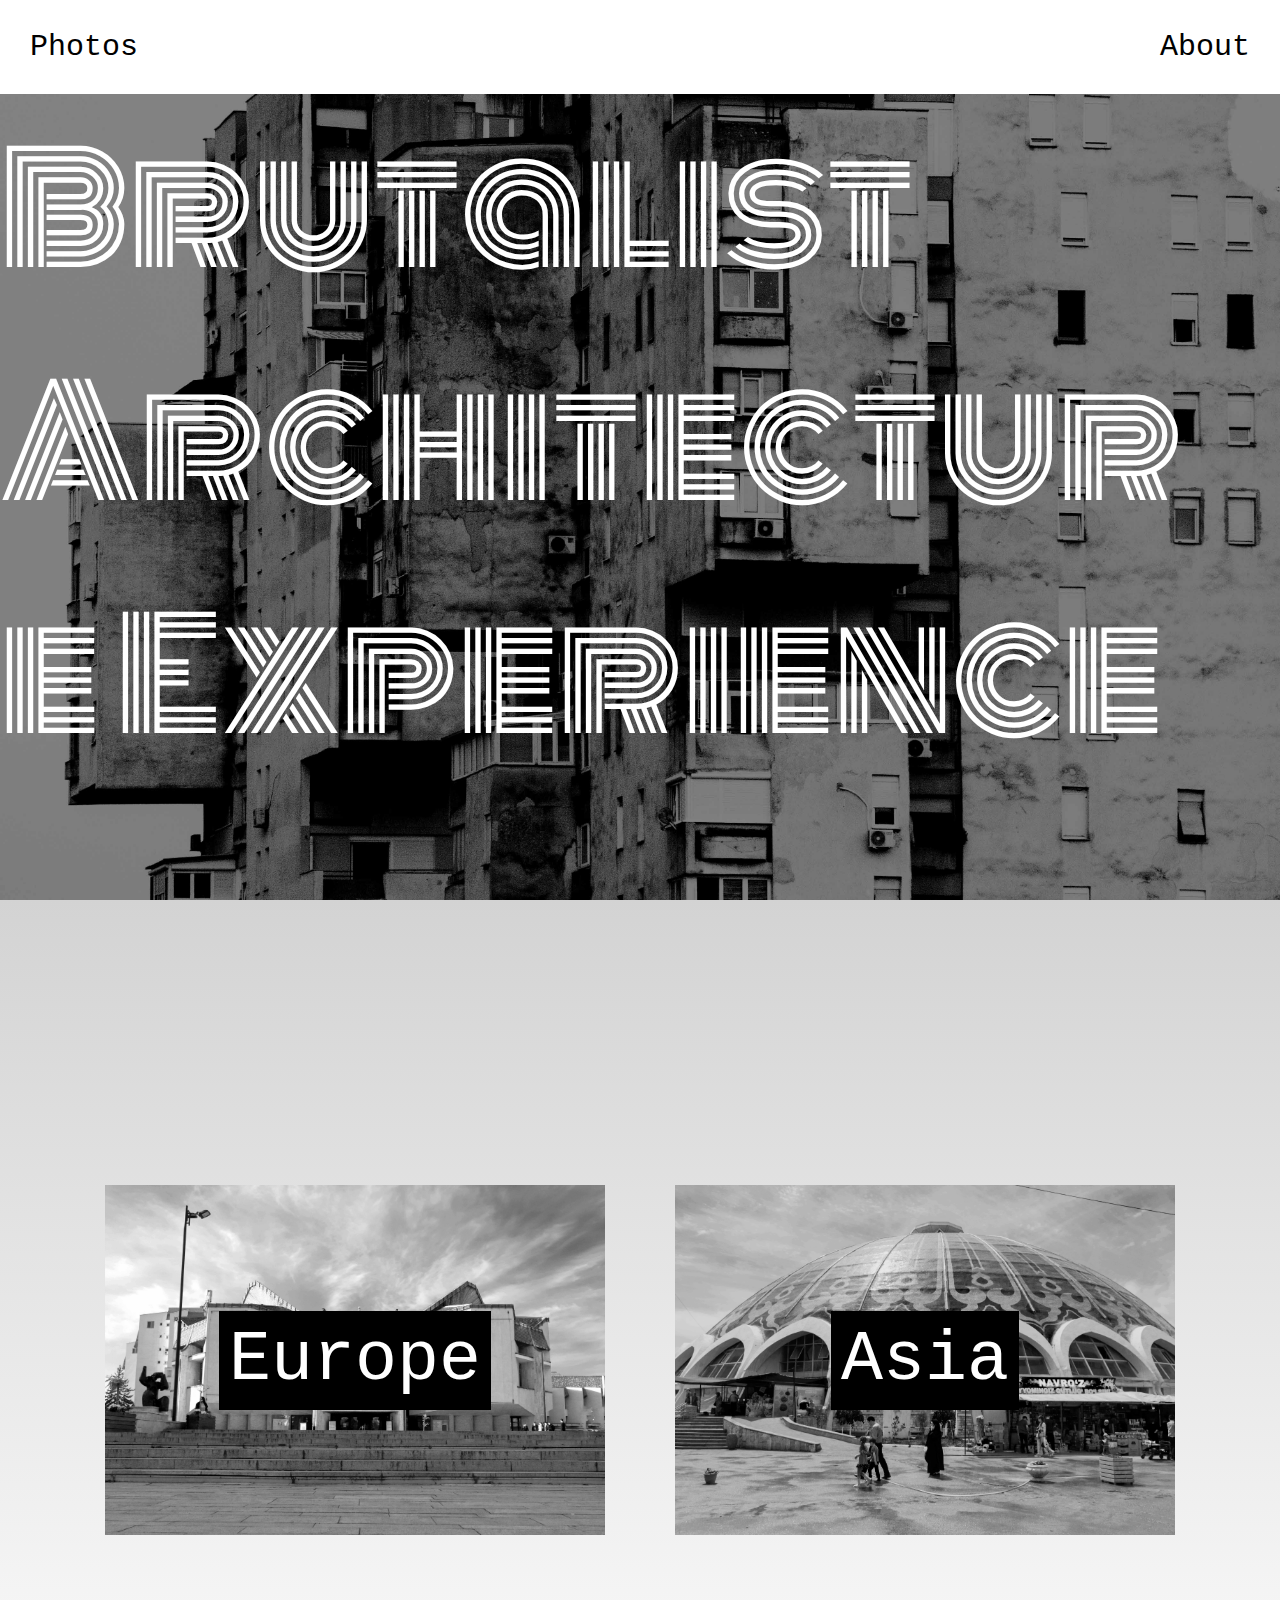
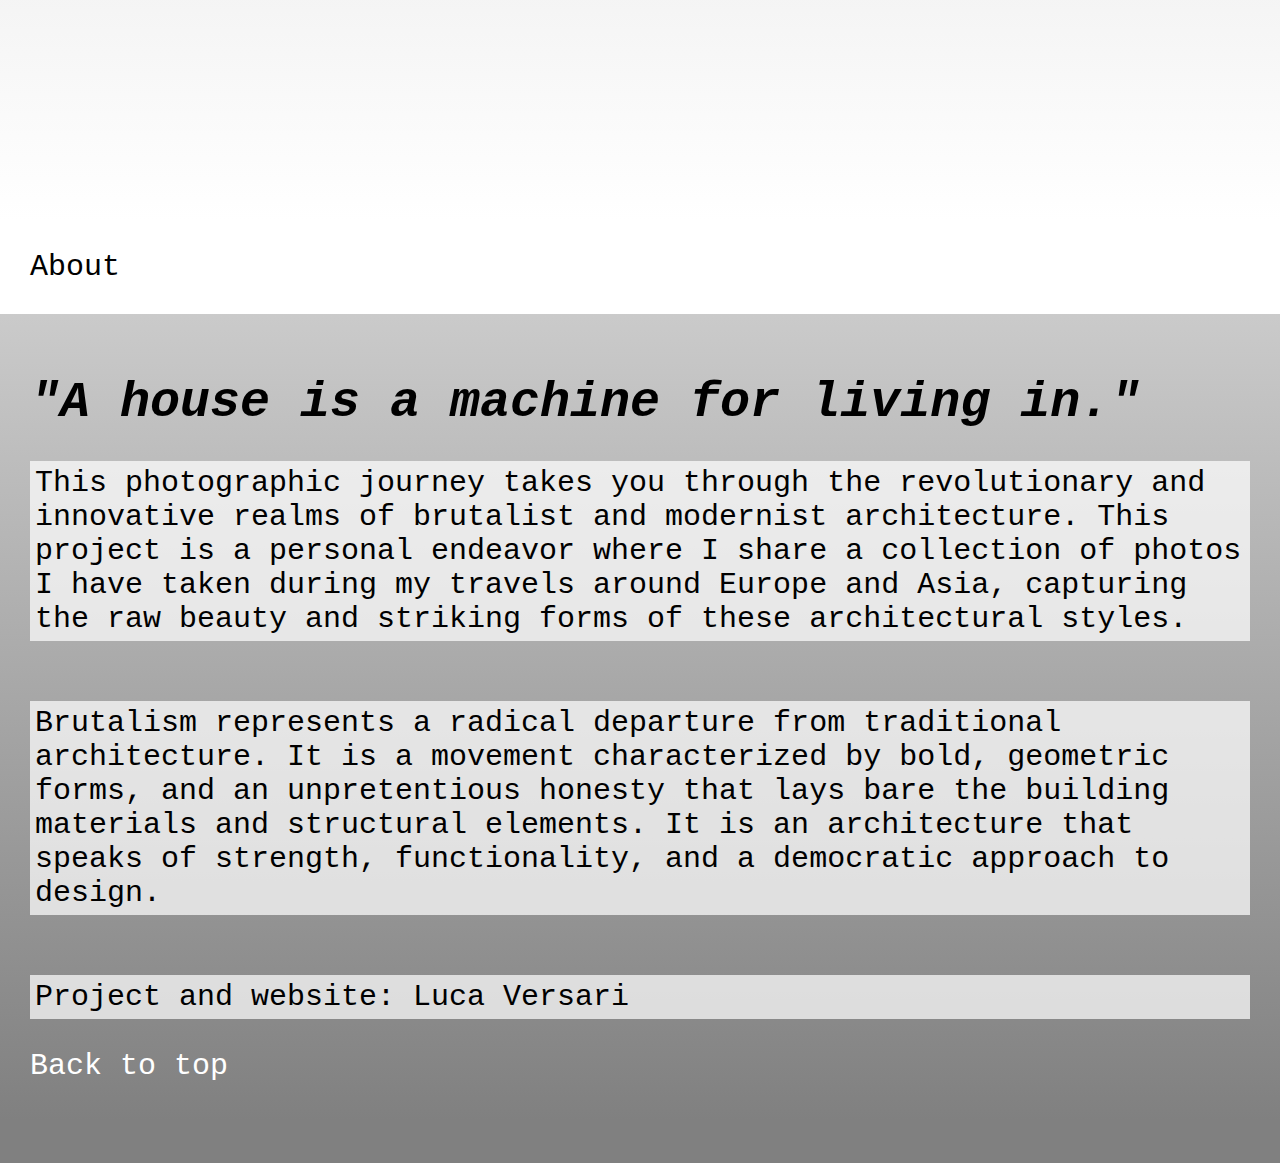
<file: index.html>
<!DOCTYPE html>
<html lang="en">
<head>
    <meta charset="UTF-8">
    <meta name="viewport" content="width=device-width, initial-scale=1.0">
    <link rel="stylesheet" href="style.css">
    <title>Brutalism</title>
    <link rel="icon" type="image/png" href="images/brutalist.png"/>
</head>
<body>
    <div class="hero">
        <header>
            <a href="#photos" style="text-decoration: none; color: black">Photos</a>
            <a href="#about" style="text-decoration: none; color: black">About</a>
        </header>
        <h1>Brutalist Architecture Experience</h1>
    </div>
    <a name="photos"></a>
    <div class="cardsContainer">
        <div class="europeCard">
            <div><a href="https://lukic-00.github.io/brutalist-architecture-experience/pages/europe" class="cardDescription">Europe</a></div>
        </div>
        <div class="asiaCard">
            <div><a href="https://lukic-00.github.io/brutalist-architecture-experience/pages/asia" class="cardDescription">Asia</a></div>
        </div>
    </div>
    <div class="aboutContainer">
        <h3 class="aboutHeader"><a name="about">About</a></h3>
        <div class="aboutContent">
            <div class="quote">"A house is a machine for living in."</div>
            <p class="para">This photographic journey takes you through the revolutionary and innovative realms of brutalist and modernist architecture. 
            This project is a personal endeavor where I share a collection of photos I have taken during my travels around Europe and Asia, capturing the raw beauty and striking forms of these architectural styles. </p>
            <p class="para">Brutalism represents a radical departure from traditional architecture. It is a movement characterized by bold, geometric forms, and an unpretentious honesty that lays bare the building materials and structural elements. 
            It is an architecture that speaks of strength, functionality, and a democratic approach to design.</p>
            <p class="para">Project and website: Luca Versari</p>
            <p class="backToTop"><a href="#top" style="text-decoration: none; color: white">Back to top</a></p>
        </div>
    </div>
    
</body>
</html>
</file>
<file: style.css>
@import url('https://fonts.googleapis.com/css2?family=Monoton&display=swap');

body, html {
    height: 100%;
    margin: 0;
    font-family: "Rubik Mono One", monospace;
    background-color: grey;
    scroll-behavior: smooth;

  }

.hero {
    height: 100%; 
    background-image: url(images/IMG_4274-hero.jpg);
    background-position: center;
    background-repeat: no-repeat;
    background-size: cover;
}

header {
    background-color: white;
    display: flex;
    justify-content: space-between;
    align-items: center;
    padding: 30px;
    font-size: 30px;
    flex-wrap: wrap;
}

.headerLinks {
    display: flex;
    justify-content: space-between;
    gap: 50px;
    flex-wrap: wrap;
}

h1 {
    font-size: 150px;
    word-wrap: break-word;
    font-family: "Monoton", sans-serif;
    font-weight: 300;
    font-style: normal;
    margin: 0;
    color: white;
}

.cardsContainer {
    background-image: linear-gradient(lightgrey, white);
    height: 100%; 
    display: flex;
    justify-content: center;
    gap: 70px;
    padding: 10px;
    align-items: center;
    flex-wrap: wrap;
}

.europeCard {
    background-image: url(images/IMG_3269.jpg);
    background-position: center;
    background-repeat: no-repeat;
    background-size: cover;
    display: flex;
    flex-basis: 500px;
    height: 350px;
    background-color: grey;
    align-items: center;
    justify-content: center;
}

.asiaCard {
    background-image: url(images/IMG_5414.jpg);
    background-position: center;
    background-repeat: no-repeat;
    background-size: cover;
    display: flex;
    flex-basis: 500px;
    height: 350px;
    background-color: grey;
    align-items: center;
    justify-content: center;

}

.cardDescription {
    padding: 10px;
    color: white;
    background-color: black;
    font-size: 70px;
    cursor: pointer;
    text-decoration: none;
}

.cardDescription:hover{
    padding: 10px;
    color: black;
    background-color: white;
    font-size: 70px;
    cursor: pointer;
    box-shadow: 10px 10px darkgoldenrod;

}

.aboutContainer {
    background-image: linear-gradient(lightgrey, grey);
    height: 100%; 
}

h3 {
    background-color: white;
    display: flex;
    align-items: center;
    padding: 30px;
    font-size: 30px;
    font-weight: 100;
    margin-top: 0;
}

.aboutContent {
    padding: 30px;
    font-size: 30px;
    display: flex;
    flex-direction: column;
    justify-content: center;
}

.quote {
    font-size: 50px;
    font-style: italic;
    font-weight: bold;
}

.para {
    background-color: rgba(255, 255, 255, 0.71);
    padding: 5px;
}

.backToTop {
    margin: 0px;
}

@media only screen and (max-width: 1182px) {
    h1 {
      font-size: 70px;
      padding: 10px;
    }
}

.centralEuropeContainer {
    display: flex;
    background-color: lightgray;
    justify-content: center;
    align-items: center;
    padding: 50px;
    gap: 60px;
    flex-wrap: wrap;
}

.balcanContainer {
    display: flex;
    background-color: lightgray;
    justify-content: center;
    align-items: center;
    padding: 50px;
    gap: 60px;
    flex-wrap: wrap;
}

h2 {
    padding: 30px;
}

.balcanContainer img {
    max-width: 100%;
    height: auto;
    flex: 1 1 auto;
}

.centralEuropeContainer img {
    max-width: 100%;
    height: auto;
    flex: 1 1 auto;
}

.caucasusContainer img {
    max-width: 100%;
    height: auto;
    flex: 1 1 auto;
}

.stanContainer img {
    max-width: 100%;
    height: auto;
    flex: 1 1 auto;
}

.cardVerticalImage {
    max-width: 350px;
    max-height: 525px;
}

.cardHorizontalImage {
    max-width: 787px;
    max-height: 525px;
}

.title {
    font-family: "Monoton", sans-serif;
    font-size: 70px;
    margin: 0;
    padding: 0;
}

.homeButton {
    background-color: black;
    color: white;
    text-decoration: none;
    display: flex;
    padding: 30px;
    font-size: 30px;
}

.homeButton:hover {
    background-color: white;
    color: black;
    border: 1px solid black;
    text-decoration: none;
    display: flex;
    padding: 30px;
    font-size: 30px;
}

footer {
    padding: 30px;
    font-size: 30px;
}

footer.a:hover{
    color: white;

}

.caucasusContainer {
    display: flex;
    background-color: lightgray;
    justify-content: center;
    align-items: center;
    padding: 50px;
    gap: 60px;
    flex-wrap: wrap;
}

.stanContainer {
    display: flex;
    background-color: lightgray;
    justify-content: center;
    align-items: center;
    padding: 50px;
    gap: 60px;
    flex-wrap: wrap;
}
</file>
